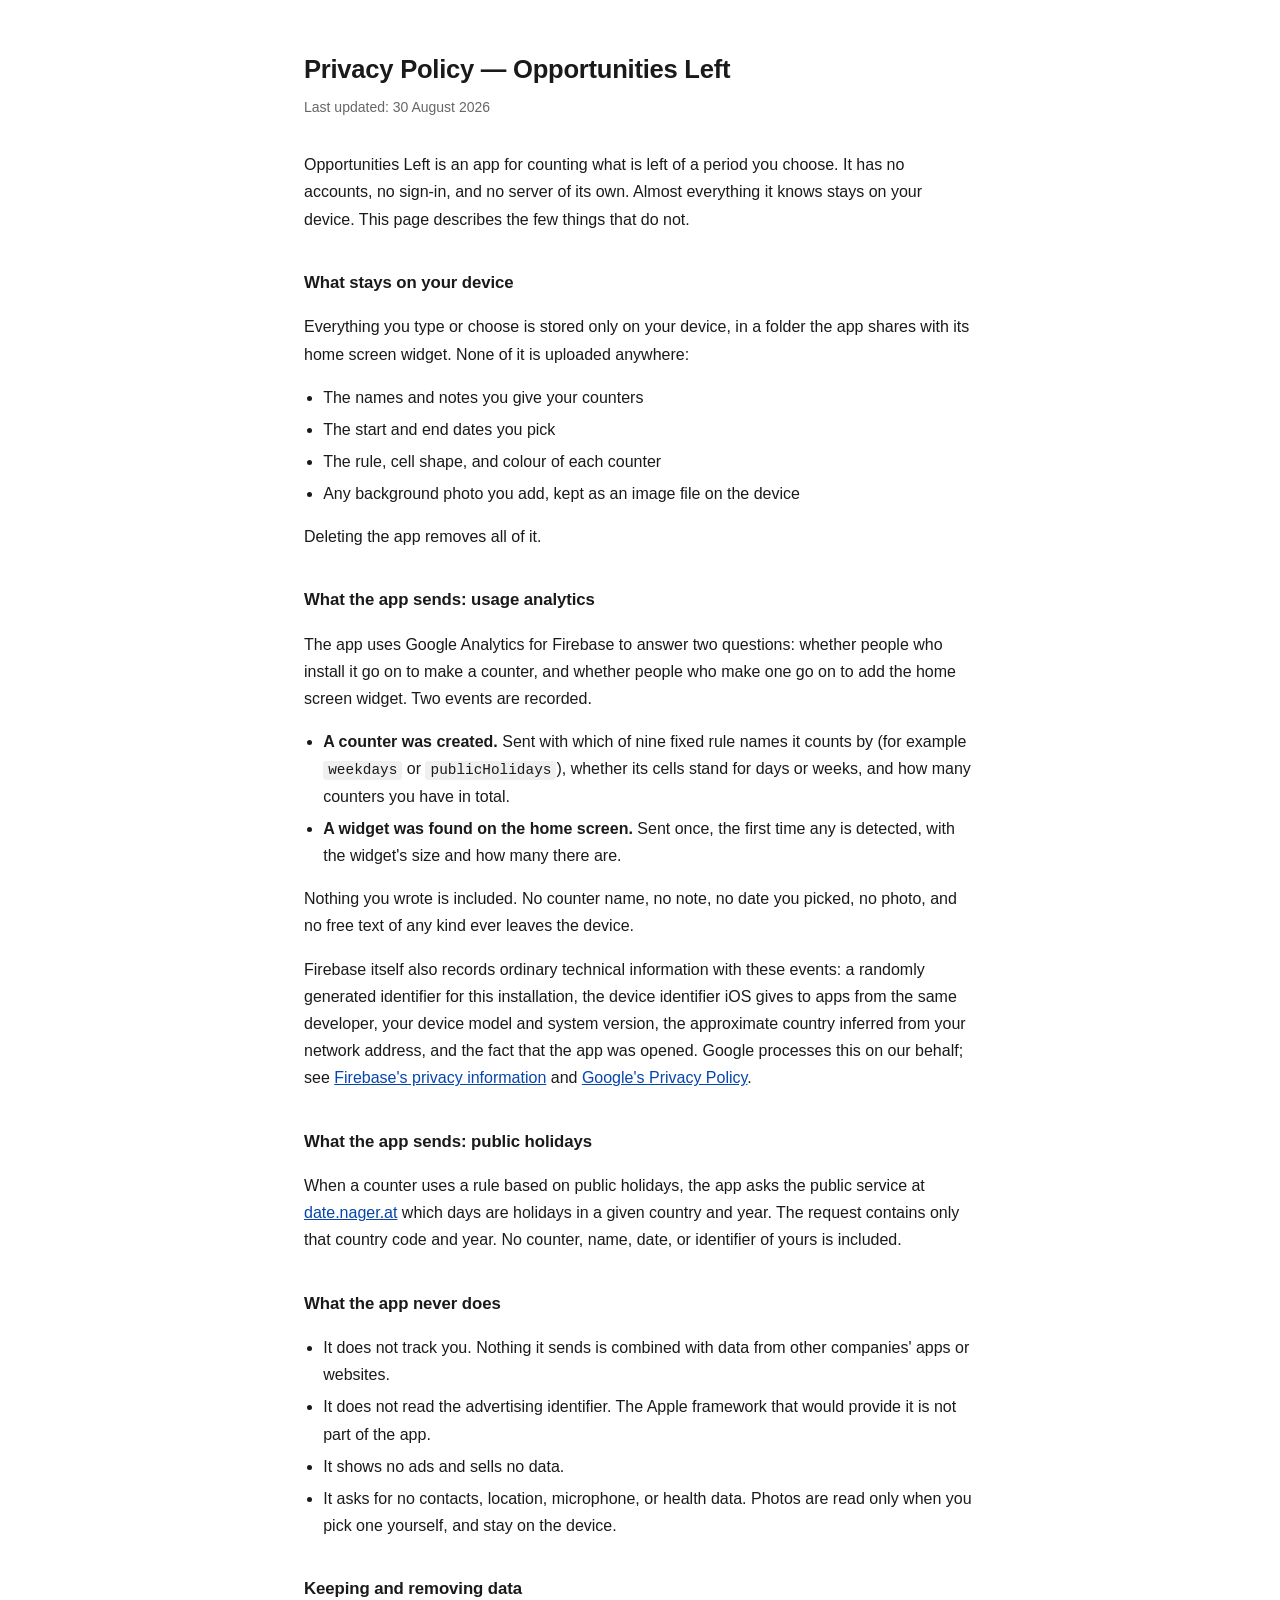
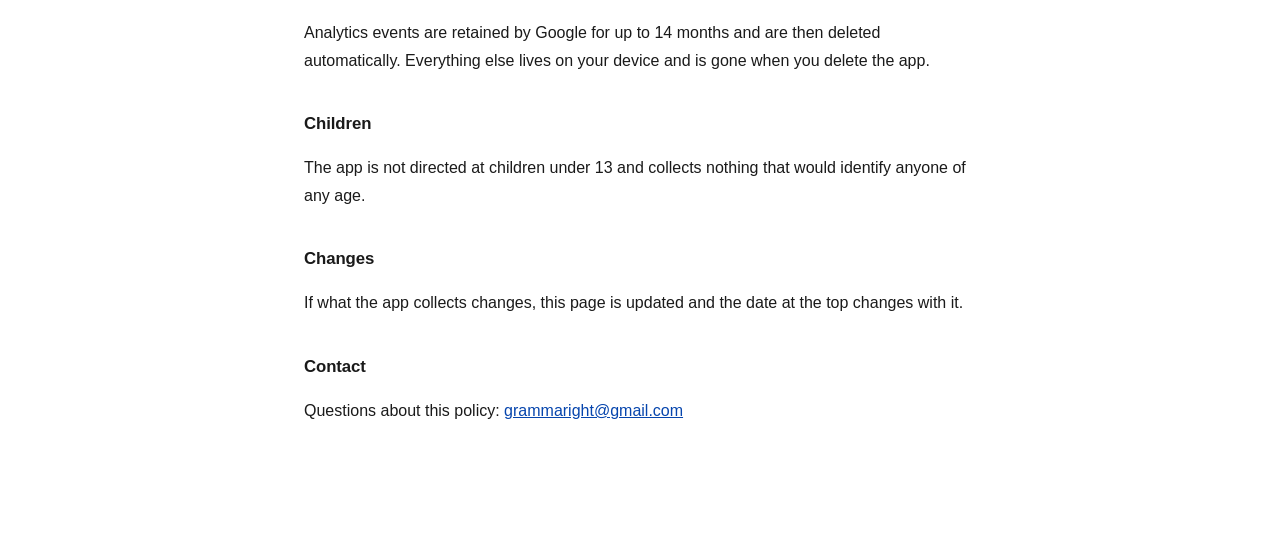
<file: opportunities-left/privacy.html>
<!DOCTYPE html>
<html lang="en">
<head>
<meta charset="utf-8">
<meta name="viewport" content="width=device-width, initial-scale=1">
<title>Privacy Policy — Opportunities Left</title>
<style>
  :root { color-scheme: light dark; }
  body {
    max-width: 42rem; margin: 0 auto; padding: 3rem 1.25rem 6rem;
    font: 1rem/1.7 -apple-system, BlinkMacSystemFont, "Segoe UI", Helvetica, Arial, sans-serif;
    color: #1a1a1a; background: #fff;
  }
  h1 { font-size: 1.6rem; margin: 0 0 .25rem; letter-spacing: -.01em; }
  h2 { font-size: 1.05rem; margin: 2.25rem 0 .5rem; letter-spacing: -.005em; }
  .meta { color: #666; font-size: .875rem; margin: 0 0 2rem; }
  ul { padding-left: 1.2rem; }
  li { margin: .3rem 0; }
  code { font-family: ui-monospace, SFMono-Regular, Menlo, monospace; font-size: .9em;
         background: rgba(0,0,0,.06); padding: .1em .35em; border-radius: 3px; }
  a { color: #0645ad; }
  @media (prefers-color-scheme: dark) {
    body { color: #e6e6e6; background: #121212; }
    .meta { color: #9a9a9a; }
    code { background: rgba(255,255,255,.1); }
    a { color: #7aa7ff; }
  }
</style>
</head>
<body>

<h1>Privacy Policy — Opportunities Left</h1>
<p class="meta">Last updated: 30 August 2026</p>

<p>Opportunities Left is an app for counting what is left of a period you choose.
It has no accounts, no sign-in, and no server of its own. Almost everything it
knows stays on your device. This page describes the few things that do not.</p>

<h2>What stays on your device</h2>
<p>Everything you type or choose is stored only on your device, in a folder the
app shares with its home screen widget. None of it is uploaded anywhere:</p>
<ul>
  <li>The names and notes you give your counters</li>
  <li>The start and end dates you pick</li>
  <li>The rule, cell shape, and colour of each counter</li>
  <li>Any background photo you add, kept as an image file on the device</li>
</ul>
<p>Deleting the app removes all of it.</p>

<h2>What the app sends: usage analytics</h2>
<p>The app uses Google Analytics for Firebase to answer two questions: whether
people who install it go on to make a counter, and whether people who make one
go on to add the home screen widget. Two events are recorded.</p>
<ul>
  <li><strong>A counter was created.</strong> Sent with which of nine fixed rule
      names it counts by (for example <code>weekdays</code> or
      <code>publicHolidays</code>), whether its cells stand for days or weeks,
      and how many counters you have in total.</li>
  <li><strong>A widget was found on the home screen.</strong> Sent once, the
      first time any is detected, with the widget's size and how many there are.</li>
</ul>
<p>Nothing you wrote is included. No counter name, no note, no date you picked,
no photo, and no free text of any kind ever leaves the device.</p>
<p>Firebase itself also records ordinary technical information with these
events: a randomly generated identifier for this installation, the device
identifier iOS gives to apps from the same developer, your device model and
system version, the approximate country inferred from your network address, and
the fact that the app was opened. Google processes this on our behalf; see
<a href="https://firebase.google.com/support/privacy">Firebase's privacy
information</a> and <a href="https://policies.google.com/privacy">Google's
Privacy Policy</a>.</p>

<h2>What the app sends: public holidays</h2>
<p>When a counter uses a rule based on public holidays, the app asks the public
service at <a href="https://date.nager.at">date.nager.at</a> which days are
holidays in a given country and year. The request contains only that country
code and year. No counter, name, date, or identifier of yours is included.</p>

<h2>What the app never does</h2>
<ul>
  <li>It does not track you. Nothing it sends is combined with data from other
      companies' apps or websites.</li>
  <li>It does not read the advertising identifier. The Apple framework that
      would provide it is not part of the app.</li>
  <li>It shows no ads and sells no data.</li>
  <li>It asks for no contacts, location, microphone, or health data. Photos are
      read only when you pick one yourself, and stay on the device.</li>
</ul>

<h2>Keeping and removing data</h2>
<p>Analytics events are retained by Google for up to 14 months and are then
deleted automatically. Everything else lives on your device and is gone when you
delete the app.</p>

<h2>Children</h2>
<p>The app is not directed at children under 13 and collects nothing that would
identify anyone of any age.</p>

<h2>Changes</h2>
<p>If what the app collects changes, this page is updated and the date at the top
changes with it.</p>

<h2>Contact</h2>
<p>Questions about this policy: <a href="mailto:grammaright@gmail.com">grammaright@gmail.com</a></p>

</body>
</html>
</file>
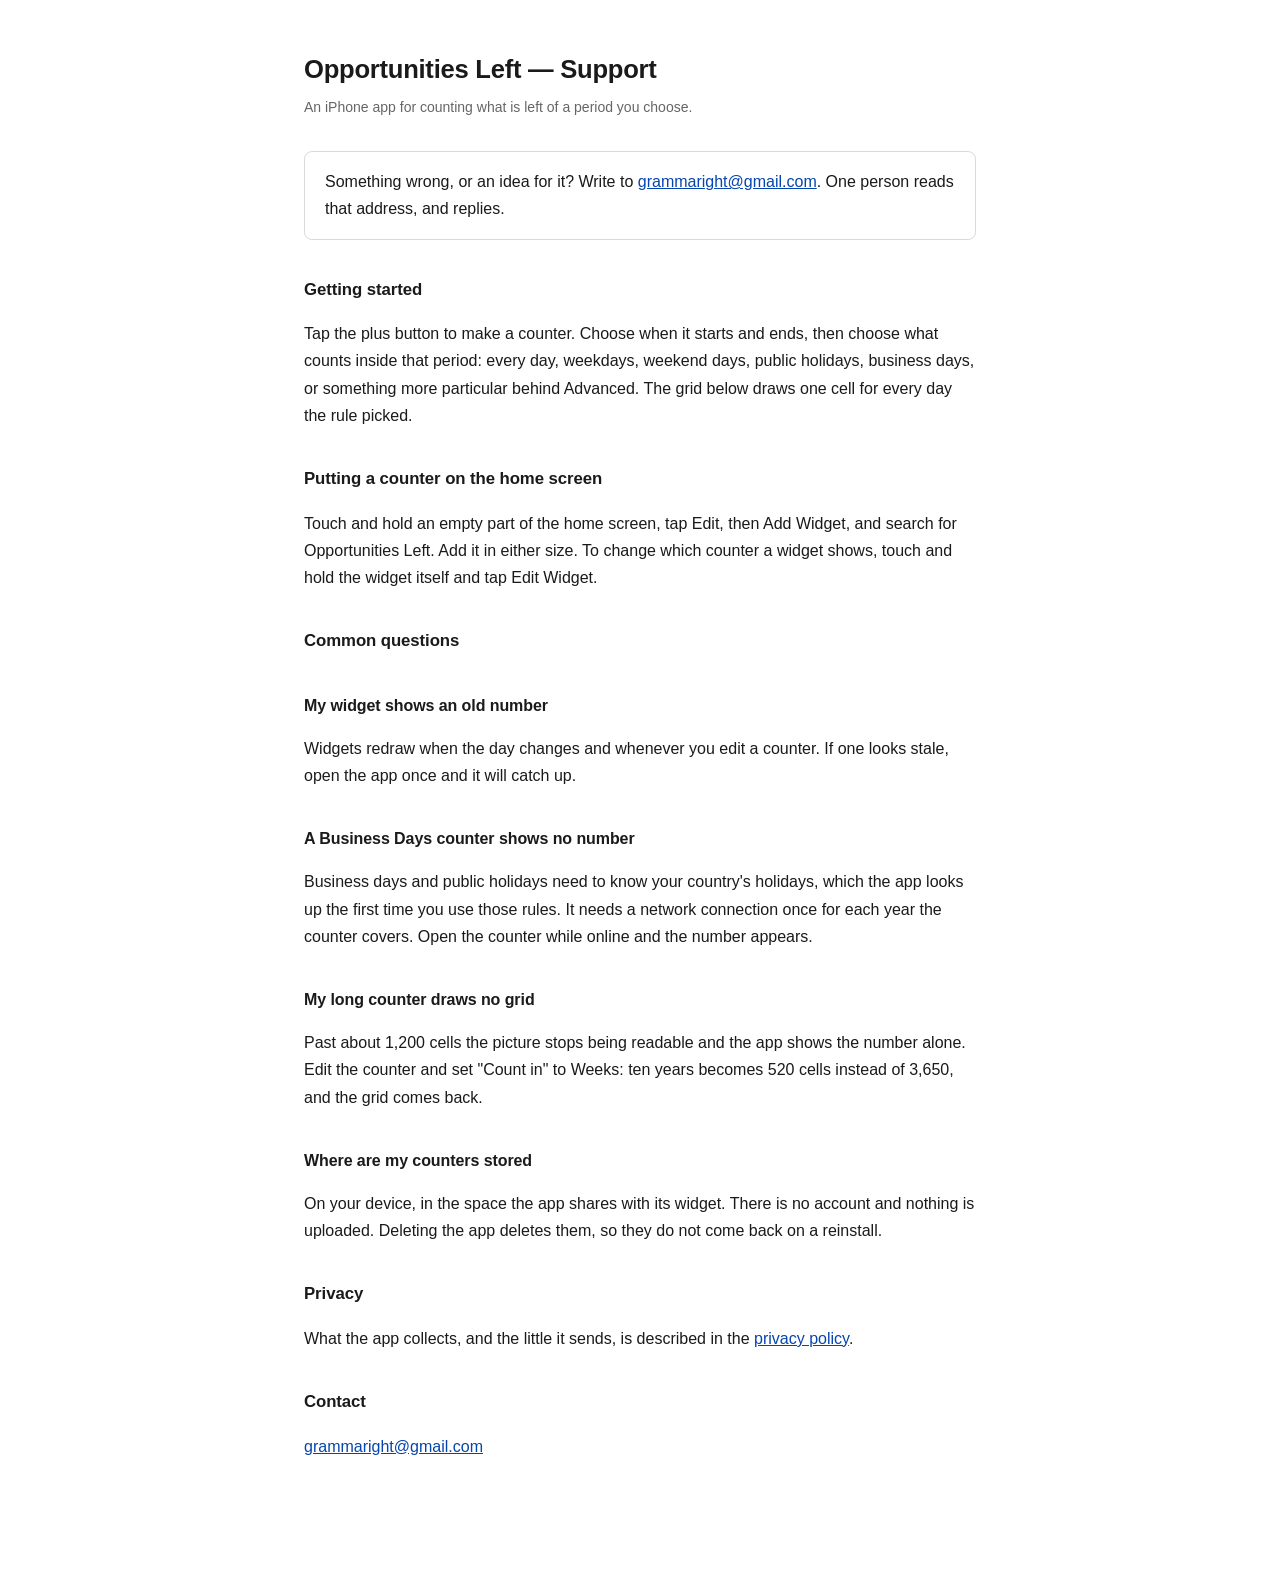
<file: opportunities-left/support.html>
<!DOCTYPE html>
<html lang="en">
<head>
<meta charset="utf-8">
<meta name="viewport" content="width=device-width, initial-scale=1">
<title>Support — Opportunities Left</title>
<style>
  :root { color-scheme: light dark; }
  body {
    max-width: 42rem; margin: 0 auto; padding: 3rem 1.25rem 6rem;
    font: 1rem/1.7 -apple-system, BlinkMacSystemFont, "Segoe UI", Helvetica, Arial, sans-serif;
    color: #1a1a1a; background: #fff;
  }
  h1 { font-size: 1.6rem; margin: 0 0 .25rem; letter-spacing: -.01em; }
  h2 { font-size: 1.05rem; margin: 2.25rem 0 .5rem; letter-spacing: -.005em; }
  .meta { color: #666; font-size: .875rem; margin: 0 0 2rem; }
  ul { padding-left: 1.2rem; }
  li { margin: .3rem 0; }
  a { color: #0645ad; }
  .box { border: 1px solid rgba(0,0,0,.15); border-radius: 8px; padding: 1rem 1.25rem; margin: 1.25rem 0; }
  @media (prefers-color-scheme: dark) {
    body { color: #e6e6e6; background: #121212; }
    .meta { color: #9a9a9a; }
    a { color: #7aa7ff; }
    .box { border-color: rgba(255,255,255,.2); }
  }
</style>
</head>
<body>

<h1>Opportunities Left — Support</h1>
<p class="meta">An iPhone app for counting what is left of a period you choose.</p>

<div class="box">
  <p style="margin:0">Something wrong, or an idea for it? Write to
  <a href="mailto:grammaright@gmail.com">grammaright@gmail.com</a>. One person reads
  that address, and replies.</p>
</div>

<h2>Getting started</h2>
<p>Tap the plus button to make a counter. Choose when it starts and ends, then
choose what counts inside that period: every day, weekdays, weekend days, public
holidays, business days, or something more particular behind Advanced. The grid
below draws one cell for every day the rule picked.</p>

<h2>Putting a counter on the home screen</h2>
<p>Touch and hold an empty part of the home screen, tap Edit, then Add Widget, and
search for Opportunities Left. Add it in either size. To change which counter a
widget shows, touch and hold the widget itself and tap Edit Widget.</p>

<h2>Common questions</h2>

<h2 style="font-size:1rem">My widget shows an old number</h2>
<p>Widgets redraw when the day changes and whenever you edit a counter. If one
looks stale, open the app once and it will catch up.</p>

<h2 style="font-size:1rem">A Business Days counter shows no number</h2>
<p>Business days and public holidays need to know your country's holidays, which
the app looks up the first time you use those rules. It needs a network
connection once for each year the counter covers. Open the counter while online
and the number appears.</p>

<h2 style="font-size:1rem">My long counter draws no grid</h2>
<p>Past about 1,200 cells the picture stops being readable and the app shows the
number alone. Edit the counter and set "Count in" to Weeks: ten years becomes 520
cells instead of 3,650, and the grid comes back.</p>

<h2 style="font-size:1rem">Where are my counters stored</h2>
<p>On your device, in the space the app shares with its widget. There is no
account and nothing is uploaded. Deleting the app deletes them, so they do not
come back on a reinstall.</p>

<h2>Privacy</h2>
<p>What the app collects, and the little it sends, is described in the
<a href="/opportunities-left/privacy.html">privacy policy</a>.</p>

<h2>Contact</h2>
<p><a href="mailto:grammaright@gmail.com">grammaright@gmail.com</a></p>

</body>
</html>
</file>
